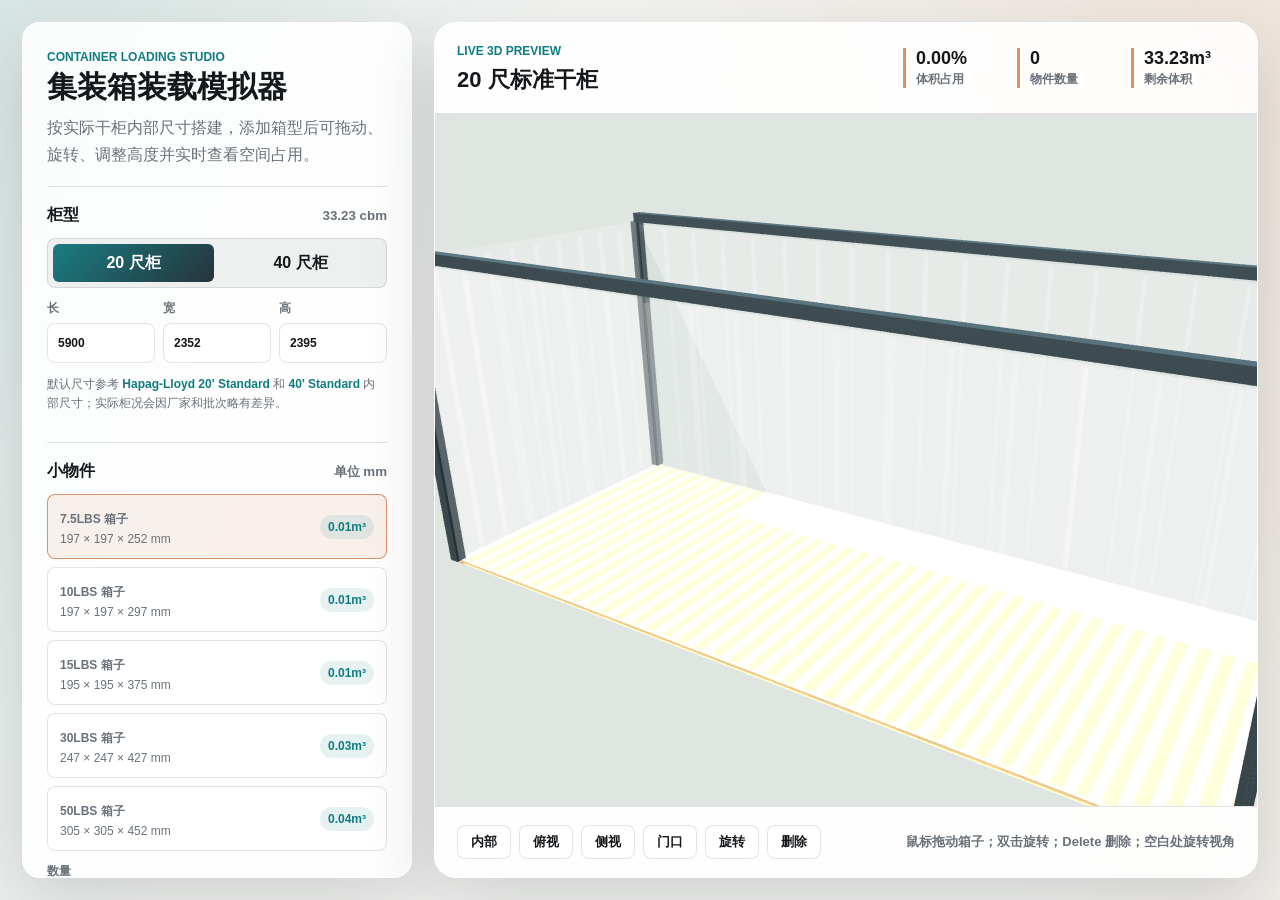
<file: index.html>
<!doctype html>
<html lang="zh-CN">
  <head>
    <meta charset="UTF-8" />
    <meta name="viewport" content="width=device-width, initial-scale=1.0" />
    <title>集装箱装载模拟器</title>
    <meta name="theme-color" content="#0f7c83" />
    <meta name="description" content="3D 集装箱装载模拟器，支持 20 尺柜、40 尺柜和多种箱型装载方案。" />
    <link rel="manifest" href="./manifest.webmanifest" />
    <link rel="icon" href="./app-icon.svg" type="image/svg+xml" />
    <link rel="apple-touch-icon" href="./app-icon.svg" />
    <link rel="stylesheet" href="./styles.css" />
  </head>
  <body>
    <main class="app-shell">
      <section class="control-panel" aria-label="装载控制面板">
        <div class="brand-block">
          <span class="eyebrow">Container Loading Studio</span>
          <h1>集装箱装载模拟器</h1>
          <p>按实际干柜内部尺寸搭建，添加箱型后可拖动、旋转、调整高度并实时查看空间占用。</p>
        </div>

        <div class="panel-section">
          <div class="section-title">
            <span>柜型</span>
            <small id="containerVolume">-- cbm</small>
          </div>
          <div class="segmented" role="tablist" aria-label="选择集装箱">
            <button class="segment active" data-container="20gp" type="button">20 尺柜</button>
            <button class="segment" data-container="40gp" type="button">40 尺柜</button>
          </div>
          <div class="dimension-grid">
            <label>
              长
              <input id="containerLength" type="number" min="1" step="1" />
            </label>
            <label>
              宽
              <input id="containerWidth" type="number" min="1" step="1" />
            </label>
            <label>
              高
              <input id="containerHeight" type="number" min="1" step="1" />
            </label>
          </div>
          <p class="source-note">
            默认尺寸参考
            <a href="https://www.hapag-lloyd.com/en/services-information/cargo-fleet/container/20-standard.html" target="_blank" rel="noreferrer">Hapag-Lloyd 20' Standard</a>
            和
            <a href="https://www.hapag-lloyd.com/en/services-information/cargo-fleet/container/40-standard.html" target="_blank" rel="noreferrer">40' Standard</a>
            内部尺寸；实际柜况会因厂家和批次略有差异。
          </p>
        </div>

        <div class="panel-section">
          <div class="section-title">
            <span>小物件</span>
            <small>单位 mm</small>
          </div>
          <div id="boxCatalog" class="catalog" aria-label="箱型列表"></div>
          <div class="add-row">
            <label>
              数量
              <input id="addQuantity" type="number" min="1" max="999" step="1" value="1" />
            </label>
            <button id="addBox" class="primary-action" type="button">添加选中箱子</button>
          </div>
          <div class="tool-row compact-tools">
            <button id="autoFillBox" type="button">应用选中方案</button>
            <button id="clearLoad" type="button">清空装载</button>
          </div>
        </div>

        <div class="panel-section plan-section">
          <div class="section-title">
            <span>装箱方案</span>
            <small id="planSummary">自动计算</small>
          </div>
          <div id="packingPlans" class="plan-list" aria-label="装箱方案列表"></div>
          <p id="planDetail" class="source-note">选择箱型后自动计算不同摆放方式。</p>
        </div>

        <div class="panel-section load-readout">
          <div class="section-title">
            <span>装载直观图</span>
            <small id="loadHint">空柜</small>
          </div>
          <div class="fill-meter">
            <div class="fill-meter-head">
              <span>空间占用</span>
              <strong id="meterPercent">0.00%</strong>
            </div>
            <div class="meter-track"><span id="meterFill"></span></div>
          </div>
          <div class="map-grid">
            <div class="map-legend">
              <span><i class="legend-base"></i>主层</span>
              <span><i class="legend-top"></i>顶部补层</span>
            </div>
            <div class="load-map">
              <div class="map-title">俯视装载</div>
              <canvas id="topMap" width="1400" height="720"></canvas>
            </div>
            <div class="load-map">
              <div class="map-title">侧面高度</div>
              <canvas id="sideMap" width="1400" height="540"></canvas>
            </div>
          </div>
        </div>

        <p id="statusLine" class="status-line">选择箱型和方案后，可直接在 3D 区域查看摆放效果。</p>
      </section>

      <section class="stage-panel" aria-label="3D 集装箱预览">
        <div class="top-bar">
          <div>
            <span class="eyebrow">Live 3D Preview</span>
            <h2 id="sceneTitle">20 尺标准干柜</h2>
          </div>
          <div class="stats">
            <div>
              <strong id="usedPercent">0.00%</strong>
              <span>体积占用</span>
            </div>
            <div>
              <strong id="itemCount">0</strong>
              <span>物件数量</span>
            </div>
            <div>
              <strong id="freeVolume">--</strong>
              <span>剩余体积</span>
            </div>
          </div>
        </div>
        <div id="sceneMount" class="scene-mount"></div>
        <div class="bottom-strip">
          <div class="view-actions" aria-label="视角控制">
            <button data-view="inside" type="button">内部</button>
            <button data-view="top" type="button">俯视</button>
            <button data-view="side" type="button">侧视</button>
            <button data-view="door" type="button">门口</button>
            <button id="rotateBox" type="button">旋转</button>
            <button id="deleteBox" type="button">删除</button>
          </div>
          <span>鼠标拖动箱子；双击旋转；Delete 删除；空白处旋转视角</span>
        </div>
      </section>
    </main>

    <script src="./three.min.js"></script>
    <script src="./OrbitControls.global.js"></script>
    <script src="./app.js"></script>
    <script>
      if ("serviceWorker" in navigator && location.protocol !== "file:") {
        window.addEventListener("load", () => {
          navigator.serviceWorker.register("./sw.js");
        });
      }
    </script>
  </body>
</html>
</file>
<file: styles.css>
:root {
  color-scheme: light;
  --ink: #15181b;
  --muted: #69717a;
  --line: rgba(31, 38, 46, 0.12);
  --panel: rgba(255, 255, 255, 0.88);
  --soft: #f4f5f2;
  --steel: #66717c;
  --teal: #0f7c83;
  --orange: #c9672d;
  --danger: #b83232;
  --shadow: 0 24px 70px rgba(32, 39, 48, 0.18);
  font-family:
    Inter, "SF Pro Display", "PingFang SC", "Microsoft YaHei", Arial, sans-serif;
}

* {
  box-sizing: border-box;
}

body {
  margin: 0;
  min-height: 100vh;
  color: var(--ink);
  background:
    linear-gradient(115deg, rgba(15, 124, 131, 0.12), transparent 34%),
    linear-gradient(245deg, rgba(201, 103, 45, 0.11), transparent 40%),
    var(--soft);
}

button,
input,
select {
  font: inherit;
}

button {
  border: 1px solid var(--line);
  color: var(--ink);
  background: rgba(255, 255, 255, 0.78);
  cursor: pointer;
  transition:
    transform 160ms ease,
    border-color 160ms ease,
    background 160ms ease,
    box-shadow 160ms ease;
}

button:hover {
  transform: translateY(-1px);
  border-color: rgba(15, 124, 131, 0.45);
  box-shadow: 0 10px 22px rgba(26, 35, 44, 0.12);
}

button:active {
  transform: translateY(0);
}

.app-shell {
  display: grid;
  grid-template-columns: minmax(320px, 390px) minmax(0, 1fr);
  gap: 22px;
  min-height: 100vh;
  padding: 22px;
}

.control-panel,
.stage-panel {
  border: 1px solid rgba(255, 255, 255, 0.72);
  background: var(--panel);
  box-shadow: var(--shadow);
  backdrop-filter: blur(22px);
}

.control-panel {
  display: flex;
  flex-direction: column;
  gap: 18px;
  max-height: calc(100vh - 44px);
  overflow: auto;
  padding: 24px;
  border-radius: 18px;
}

.brand-block h1,
.top-bar h2 {
  margin: 6px 0 0;
  letter-spacing: 0;
}

.brand-block h1 {
  font-size: 30px;
  line-height: 1.08;
}

.brand-block p {
  margin: 12px 0 0;
  color: var(--muted);
  line-height: 1.65;
}

.eyebrow {
  color: var(--teal);
  font-size: 12px;
  font-weight: 800;
  letter-spacing: 0;
  text-transform: uppercase;
}

.panel-section {
  padding-top: 18px;
  border-top: 1px solid var(--line);
}

.section-title {
  display: flex;
  align-items: center;
  justify-content: space-between;
  gap: 12px;
  margin-bottom: 12px;
  font-weight: 800;
}

.section-title small {
  color: var(--muted);
  font-weight: 700;
}

.segmented {
  display: grid;
  grid-template-columns: 1fr 1fr;
  gap: 6px;
  padding: 5px;
  border: 1px solid var(--line);
  border-radius: 8px;
  background: rgba(234, 237, 236, 0.82);
}

.segment {
  height: 38px;
  border-radius: 6px;
  border: 0;
  background: transparent;
  font-weight: 800;
}

.segment.active {
  color: white;
  background: linear-gradient(135deg, #1a7d82, #26333b);
}

.dimension-grid {
  display: grid;
  grid-template-columns: repeat(3, minmax(0, 1fr));
  gap: 8px;
  margin-top: 12px;
}

label {
  display: grid;
  gap: 6px;
  color: var(--muted);
  font-size: 12px;
  font-weight: 800;
}

input,
select {
  width: 100%;
  height: 40px;
  border: 1px solid var(--line);
  border-radius: 8px;
  color: var(--ink);
  background: rgba(255, 255, 255, 0.78);
  padding: 0 10px;
  outline: none;
}

input:focus,
select:focus {
  border-color: rgba(15, 124, 131, 0.65);
  box-shadow: 0 0 0 4px rgba(15, 124, 131, 0.12);
}

.source-note,
.status-line {
  color: var(--muted);
  font-size: 12px;
  line-height: 1.55;
}

.source-note a {
  color: var(--teal);
  font-weight: 800;
  text-decoration: none;
}

.catalog {
  display: grid;
  gap: 8px;
}

.catalog-item {
  display: grid;
  grid-template-columns: 1fr auto;
  gap: 10px;
  width: 100%;
  padding: 12px;
  text-align: left;
  border-radius: 8px;
}

.catalog-item.active {
  border-color: rgba(201, 103, 45, 0.68);
  background: rgba(201, 103, 45, 0.09);
}

.catalog-item strong,
.catalog-item span {
  display: block;
}

.catalog-item span {
  color: var(--muted);
  margin-top: 4px;
  font-size: 12px;
}

.catalog-item em {
  align-self: center;
  border-radius: 999px;
  background: rgba(15, 124, 131, 0.1);
  color: var(--teal);
  padding: 5px 8px;
  font-size: 12px;
  font-style: normal;
  font-weight: 800;
}

.primary-action {
  width: 100%;
  height: 46px;
  border: 0;
  border-radius: 8px;
  color: white;
  background: linear-gradient(135deg, var(--orange), #26333b);
  font-weight: 900;
}

.add-row {
  display: grid;
  grid-template-columns: 88px 1fr;
  gap: 8px;
  margin-top: 12px;
  align-items: end;
}

.tool-row {
  display: grid;
  grid-template-columns: 1fr 1fr;
  gap: 8px;
  margin-top: 12px;
}

.tool-row button {
  min-height: 40px;
  border-radius: 8px;
  font-weight: 800;
}

.danger {
  color: var(--danger);
}

.compact-tools {
  margin-top: 8px;
}

.compact-tools button {
  min-height: 38px;
  border-radius: 8px;
  font-weight: 800;
}

.plan-section {
  display: grid;
  gap: 10px;
}

.plan-list {
  display: grid;
  gap: 8px;
}

.plan-card {
  display: grid;
  grid-template-columns: 1fr auto;
  gap: 8px;
  padding: 12px;
  border-radius: 8px;
  text-align: left;
}

.plan-card.active {
  border-color: rgba(15, 124, 131, 0.6);
  background: rgba(15, 124, 131, 0.08);
}

.plan-card strong,
.plan-card span {
  display: block;
}

.plan-card span {
  color: var(--muted);
  margin-top: 4px;
  font-size: 12px;
  line-height: 1.45;
}

.plan-card em {
  align-self: center;
  color: var(--orange);
  font-size: 18px;
  font-style: normal;
  font-weight: 950;
}

.load-readout {
  display: grid;
  gap: 12px;
}

.fill-meter {
  display: grid;
  gap: 8px;
}

.fill-meter-head {
  display: flex;
  align-items: center;
  justify-content: space-between;
  color: var(--muted);
  font-size: 12px;
  font-weight: 800;
}

.fill-meter-head strong {
  color: var(--ink);
  font-size: 16px;
}

.meter-track {
  height: 12px;
  overflow: hidden;
  border-radius: 999px;
  background: rgba(31, 38, 46, 0.1);
}

.meter-track span {
  display: block;
  width: 0%;
  height: 100%;
  border-radius: inherit;
  background: linear-gradient(90deg, var(--teal), var(--orange));
  transition: width 180ms ease;
}

.map-grid {
  display: grid;
  gap: 10px;
}

.map-legend {
  display: flex;
  flex-wrap: wrap;
  gap: 10px;
  color: var(--muted);
  font-size: 12px;
  font-weight: 800;
}

.map-legend span {
  display: inline-flex;
  align-items: center;
  gap: 6px;
}

.map-legend i {
  width: 16px;
  height: 10px;
  border-radius: 3px;
}

.legend-base {
  background: rgba(201, 103, 45, 0.78);
}

.legend-top {
  background: rgba(15, 124, 131, 0.72);
}

.load-map {
  overflow: hidden;
  border: 1px solid var(--line);
  border-radius: 8px;
  background: rgba(255, 255, 255, 0.62);
}

.map-title {
  padding: 8px 10px 0;
  color: var(--muted);
  font-size: 12px;
  font-weight: 900;
}

.load-map canvas {
  display: block;
  width: 100%;
  height: auto;
}

@media (max-width: 980px) {
  .load-map canvas {
    width: 100%;
  }
}

.stage-panel {
  display: grid;
  grid-template-rows: auto minmax(0, 1fr) auto;
  min-height: calc(100vh - 44px);
  overflow: hidden;
  border-radius: 22px;
}

.top-bar,
.bottom-strip {
  display: flex;
  align-items: center;
  justify-content: space-between;
  gap: 18px;
  padding: 18px 22px;
}

.top-bar {
  border-bottom: 1px solid var(--line);
}

.top-bar h2 {
  font-size: 22px;
}

.stats {
  display: grid;
  grid-template-columns: repeat(3, minmax(104px, auto));
  gap: 10px;
}

.stats div {
  min-width: 104px;
  border-left: 3px solid rgba(201, 103, 45, 0.72);
  padding-left: 10px;
}

.stats strong,
.stats span {
  display: block;
}

.stats strong {
  font-size: 18px;
}

.stats span {
  color: var(--muted);
  margin-top: 2px;
  font-size: 12px;
  font-weight: 700;
}

.scene-mount {
  position: relative;
  min-height: 520px;
  background:
    radial-gradient(circle at 35% 16%, rgba(255, 255, 255, 0.95), transparent 28%),
    linear-gradient(160deg, #edf0ec, #c8d3d1 52%, #99a8a4);
}

.scene-fallback {
  min-height: 520px;
  display: grid;
  place-items: center;
  padding: 36px;
  color: #58636b;
  background:
    linear-gradient(135deg, rgba(15, 124, 131, 0.08), rgba(208, 138, 79, 0.08)),
    #eef2ef;
  border-top: 1px solid rgba(38, 51, 59, 0.12);
  font-size: 18px;
  font-weight: 800;
  text-align: center;
}

.scene-mount canvas {
  display: block;
  width: 100%;
  height: 100%;
}

.bottom-strip {
  border-top: 1px solid var(--line);
  color: var(--muted);
  font-size: 13px;
  font-weight: 700;
}

.view-actions {
  display: flex;
  flex-wrap: wrap;
  gap: 8px;
}

.view-actions button {
  min-width: 54px;
  height: 34px;
  border-radius: 8px;
  font-weight: 900;
}

.invalid .status-line,
.status-line.warning {
  color: var(--danger);
}

@media (max-width: 980px) {
  .app-shell {
    grid-template-columns: 1fr;
  }

  .control-panel {
    max-height: none;
  }

  .stage-panel {
    min-height: 720px;
  }
}

@media (max-width: 640px) {
  .app-shell {
    padding: 12px;
  }

  .top-bar,
  .bottom-strip {
    align-items: flex-start;
    flex-direction: column;
  }

  .stats {
    width: 100%;
    grid-template-columns: 1fr;
  }

  .tool-row {
    grid-template-columns: 1fr;
  }
}
</file>
